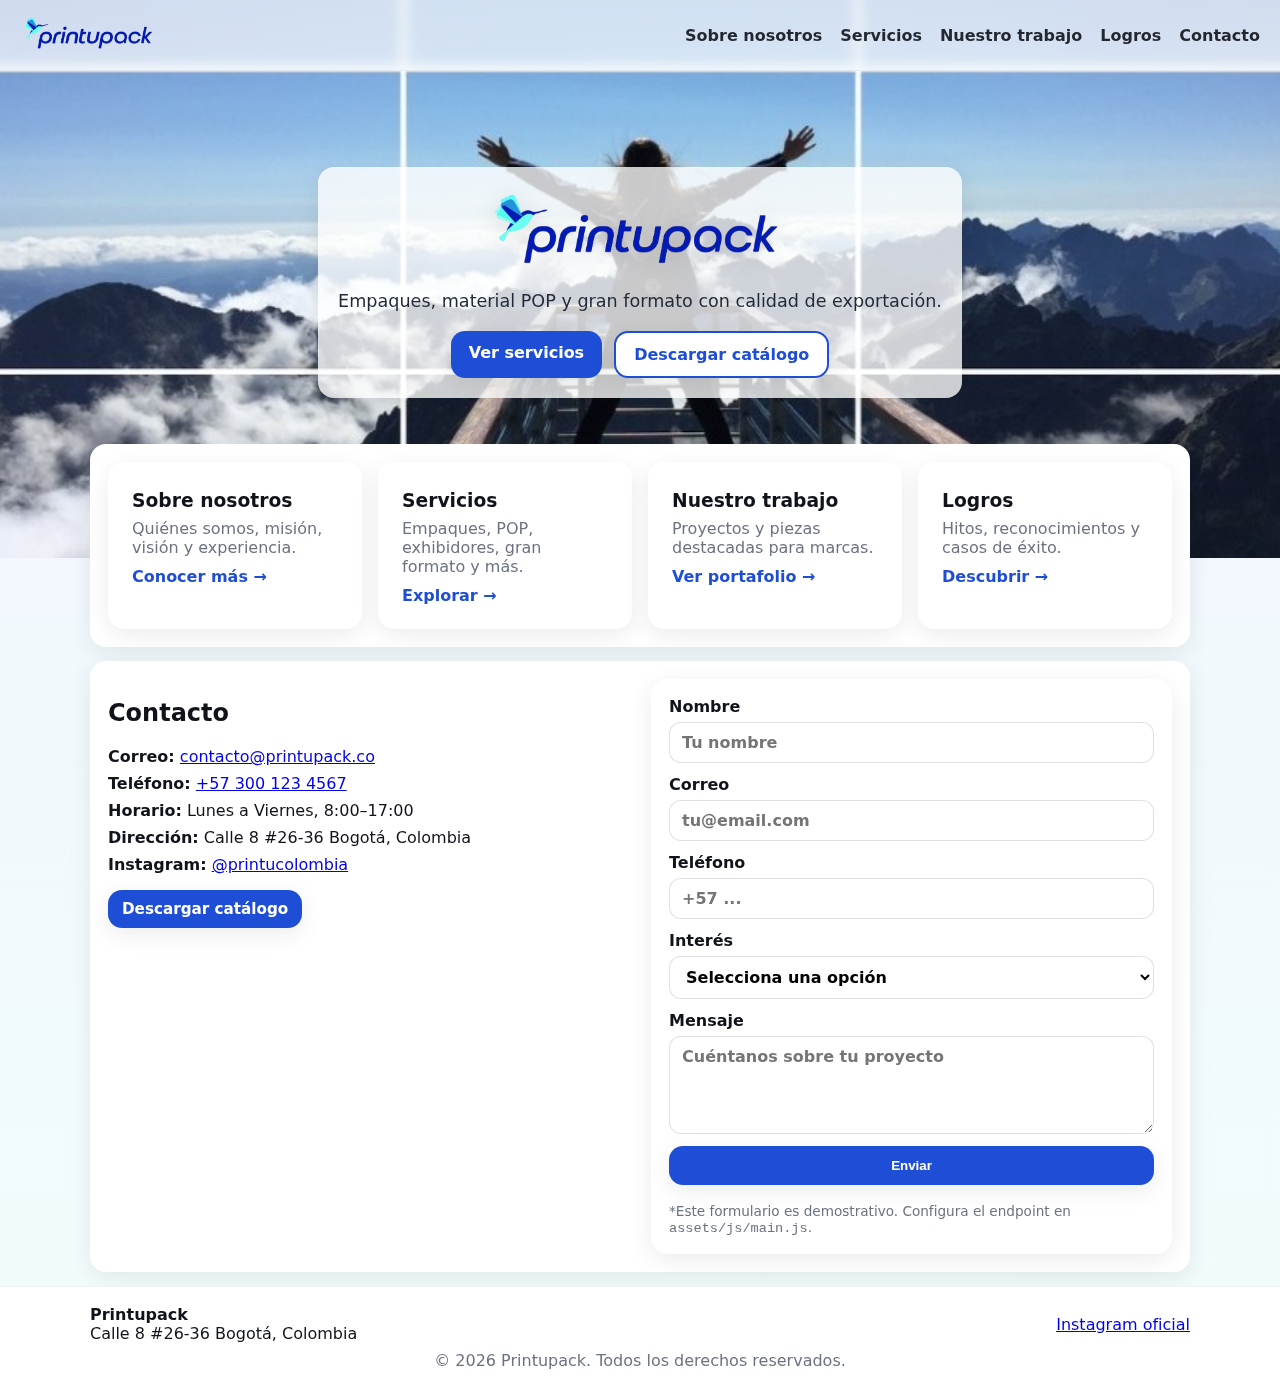
<file: index.html>
<!DOCTYPE html>
<html lang="es">
<head>
  <meta charset="UTF-8" />
  <meta name="viewport" content="width=device-width, initial-scale=1" />
  <title>Printupack — Soluciones de impresión</title>
  <link rel="icon" href="assets/img/Imagen_icon_title.jpg" type="image/png" />
  <link rel="stylesheet" href="assets/css/styles.css" />
  <meta name="description" content="Empaques, POP y gran formato. Calidad, agilidad y diseño para tu marca."/>
</head>
<body data-enable-whatsapp="false">
  <header class="site-header">
    <a class="brand" href="index.html">
      <img src="assets/img/logo.png" alt="Printupack logo" />
    </a>
    <button class="menu-toggle" aria-label="Abrir menú" aria-controls="menu">☰</button>
    <nav id="menu" class="menu" aria-label="Principal">
      <a href="sobre.html">Sobre nosotros</a>
      <a href="servicios.html">Servicios</a>
      <a href="trabajo.html">Nuestro trabajo</a>
      <a href="logros.html">Logros</a>
      <a href="#contacto">Contacto</a>
    </nav>
  </header>
  <main>
    <!-- Hero minimal -->
    <section class="hero">
      <div class="hero-inner">
        <img class="hero-logo" src="assets/img/logo.png" alt="Printupack" />
        <p class="subtitle">Empaques, material POP y gran formato con calidad de exportación.</p>
        <div class="cta-row">
          <a class="btn" href="servicios.html">Ver servicios</a>
          <a class="btn ghost" href="assets/docs/catalogo_printupack.pdf" download>Descargar catálogo</a>
        </div>
      </div>
    </section>

    <!-- 4 cards -->
    <section class="cards">
      <a class="card" href="sobre.html">
        <h3>Sobre nosotros</h3>
        <p>Quiénes somos, misión, visión y experiencia.</p>
        <span class="link">Conocer más →</span>
      </a>
      <a class="card" href="servicios.html">
        <h3>Servicios</h3>
        <p>Empaques, POP, exhibidores, gran formato y más.</p>
        <span class="link">Explorar →</span>
      </a>
      <a class="card" href="trabajo.html">
        <h3>Nuestro trabajo</h3>
        <p>Proyectos y piezas destacadas para marcas.</p>
        <span class="link">Ver portafolio →</span>
      </a>
      <a class="card" href="logros.html">
        <h3>Logros</h3>
        <p>Hitos, reconocimientos y casos de éxito.</p>
        <span class="link">Descubrir →</span>
      </a>
    </section>

    <!-- Contacto V5 -->
    <section id="contacto" class="contacto">
      <div class="contact-grid">
        <div class="contact-info">
          <h2>Contacto</h2>
          <ul class="list">
            <li><strong>Correo:</strong> <a href="mailto:contacto@printupack.co">contacto@printupack.co</a></li>
            <li><strong>Teléfono:</strong> <a href="tel:+573001234567">+57 300 123 4567</a></li>
            <li><strong>Horario:</strong> Lunes a Viernes, 8:00–17:00</li>
            <li><strong>Dirección:</strong> Calle 8 #26-36 Bogotá, Colombia</li>
            <li><strong>Instagram:</strong> <a href="https://www.instagram.com/printucolombia?igsh=ZTR0ZmlzNHpkMjR1" target="_blank" rel="noopener">@printucolombia</a></li>
          </ul>
          <a class="btn small" href="assets/docs/catalogo_printupack.pdf" download>Descargar catálogo</a>
        </div>

        <form class="contact-form" action="#" method="post" onsubmit="return false;">
          <label>Nombre
            <input type="text" name="nombre" placeholder="Tu nombre" required>
          </label>
          <label>Correo
            <input type="email" name="email" placeholder="tu@email.com" required>
          </label>
          <label>Teléfono
            <input type="tel" name="telefono" placeholder="+57 ..." required>
          </label>
          <label>Interés
            <select name="interes" required>
              <option value="" selected disabled>Selecciona una opción</option>
              <option>Empaques</option>
              <option>Material POP</option>
              <option>Gran formato</option>
              <option>Exhibidores</option>
              <option>Diseño & prototipado</option>
              <option>Otro</option>
            </select>
          </label>
          <label>Mensaje
            <textarea name="mensaje" rows="4" placeholder="Cuéntanos sobre tu proyecto"></textarea>
          </label>
          <button class="btn" type="submit">Enviar</button>
          <p class="form-note">*Este formulario es demostrativo. Configura el endpoint en <code>assets/js/main.js</code>.</p>
        </form>
      </div>
    </section>
  </main>
  <footer class="site-footer">
    <div class="footer-grid">
      <div>
        <strong>Printupack</strong><br/>
        Calle 8 #26-36 Bogotá, Colombia
      </div>
      <div>
        <a href="https://www.instagram.com/printucolombia?igsh=ZTR0ZmlzNHpkMjR1" target="_blank" rel="noopener">Instagram oficial</a>
      </div>
    </div>
    <p class="copy">© <span id="year"></span> Printupack. Todos los derechos reservados.</p>
  </footer>

  <!-- WhatsApp flotante (opcional) -->
  <a id="wa-float" class="wa-float" href="https://wa.me/573001234567" target="_blank" rel="noopener" aria-label="WhatsApp">WhatsApp</a>

  <script src="assets/js/main.js"></script>
</body>
</html>
</file>
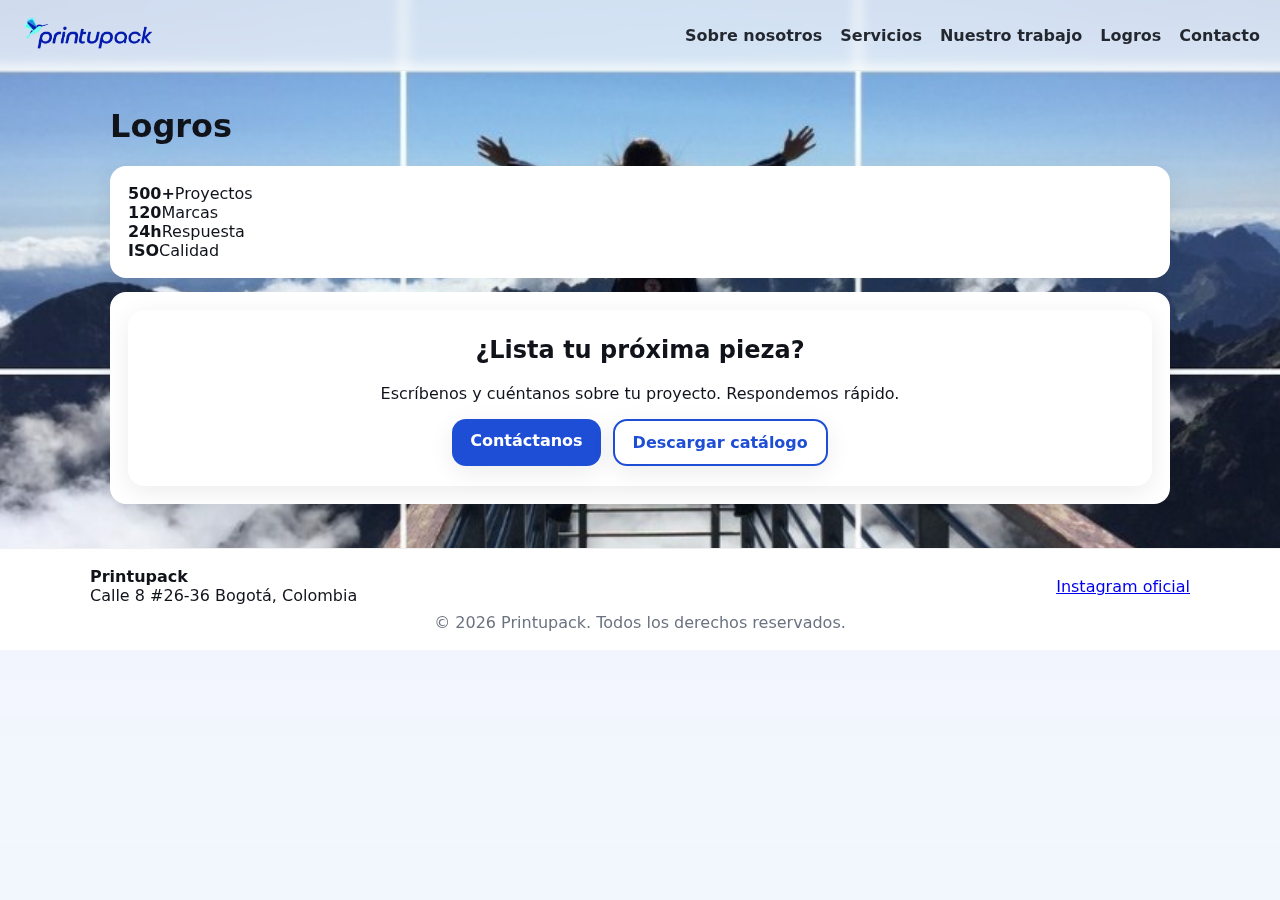
<file: logros.html>
<!DOCTYPE html>
<html lang="es">
<head>
  <meta charset="UTF-8" />
  <meta name="viewport" content="width=device-width, initial-scale=1" />
  <title>Logros — Printupack</title>
  <link rel="icon" href="assets/img/logo.png" type="image/png" />
  <link rel="stylesheet" href="assets/css/styles.css" />
</head>
<body>
  <!-- Header global -->
  <header class="site-header">
    <a class="brand" href="index.html" aria-label="Inicio Printupack">
      <img src="assets/img/logo.png" alt="Printupack logo" />
    </a>
    <button class="menu-toggle" aria-label="Abrir menú" aria-controls="menu">☰</button>
    <nav id="menu" class="menu" aria-label="Principal">
      <a href="sobre.html">Sobre nosotros</a>
      <a href="servicios.html">Servicios</a>
      <a href="trabajo.html">Nuestro trabajo</a>
      <a href="logros.html" aria-current="page">Logros</a>
      <a href="index.html#contacto">Contacto</a>
    </nav>
  </header>

  <!-- Contenido de la página -->
  <main class="page">
    <h1>Logros</h1>

    <section class="stats">
      <div class="stat"><strong>500+</strong><span>Proyectos</span></div>
      <div class="stat"><strong>120</strong><span>Marcas</span></div>
      <div class="stat"><strong>24h</strong><span>Respuesta</span></div>
      <div class="stat"><strong>ISO</strong><span>Calidad</span></div>
    </section>

    <!-- CTA de contacto reutilizable -->
    <section class="contact-cta">
      <div class="contact-cta__box">
        <h2>¿Lista tu próxima pieza?</h2>
        <p>Escríbenos y cuéntanos sobre tu proyecto. Respondemos rápido.</p>
        <div class="cta-row">
          <a class="btn" href="index.html#contacto">Contáctanos</a>
          <a class="btn ghost" href="assets/docs/catalogo_printupack.pdf" download>Descargar catálogo</a>
        </div>
      </div>
    </section>
  </main>

  <!-- Footer global -->
  <footer class="site-footer">
    <div class="footer-grid">
      <div>
        <strong>Printupack</strong><br />
        Calle 8 #26-36 Bogotá, Colombia
      </div>
      <div>
        <a href="https://www.instagram.com/printucolombia?igsh=ZTR0ZmlzNHpkMjR1" target="_blank" rel="noopener">Instagram oficial</a>
      </div>
    </div>
    <p class="copy">© <span id="year"></span> Printupack. Todos los derechos reservados.</p>
  </footer>

  <script src="assets/js/main.js"></script>
</body>
</html>
</file>
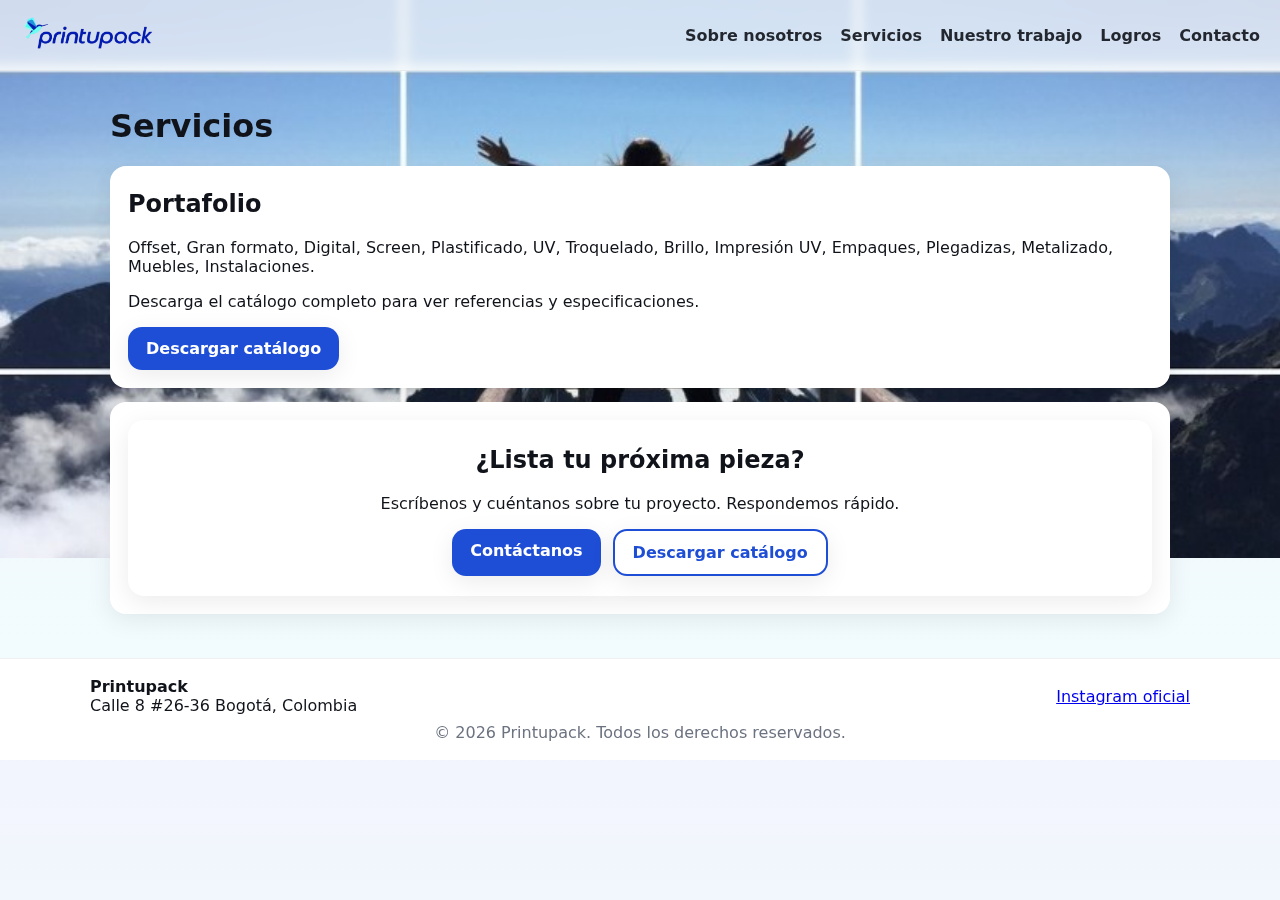
<file: servicios.html>
<!DOCTYPE html>
<html lang="es">
<head>
  <meta charset="UTF-8" />
  <meta name="viewport" content="width=device-width, initial-scale=1" />
  <title>Servicios — Printupack</title>
  <link rel="icon" href="assets/img/logo.png" type="image/png" />
  <link rel="stylesheet" href="assets/css/styles.css" />
</head>
<body>
  <!-- Header global -->
  <header class="site-header">
    <a class="brand" href="index.html" aria-label="Inicio Printupack">
      <img src="assets/img/logo.png" alt="Printupack logo" />
    </a>
    <button class="menu-toggle" aria-label="Abrir menú" aria-controls="menu">☰</button>
    <nav id="menu" class="menu" aria-label="Principal">
      <a href="sobre.html">Sobre nosotros</a>
      <a href="servicios.html" aria-current="page">Servicios</a>
      <a href="trabajo.html">Nuestro trabajo</a>
      <a href="logros.html">Logros</a>
      <a href="index.html#contacto">Contacto</a>
    </nav>
  </header>

  <!-- Contenido de la página -->
  <main class="page">
    <h1>Servicios</h1>

    <!-- Portafolio / tags -->
    <section>
      <h2>Portafolio</h2>
      <div class="service-tags">
        <span>Offset</span>, <span>Gran formato</span>, <span>Digital</span>, <span>Screen</span>, <span>Plastificado</span>, <span>UV</span>,
        <span>Troquelado</span>, <span>Brillo</span>, <span>Impresión UV</span>, <span>Empaques</span>, <span>Plegadizas</span>, <span>Metalizado</span>,
        <span>Muebles</span>, <span>Instalaciones</span>.
      </div>
      <p>Descarga el catálogo completo para ver referencias y especificaciones.</p>
      <a class="btn" href="assets/docs/catalogo_printupack.pdf" download>Descargar catálogo</a>
    </section>

    <!-- CTA de contacto reutilizable -->
    <section class="contact-cta">
      <div class="contact-cta__box">
        <h2>¿Lista tu próxima pieza?</h2>
        <p>Escríbenos y cuéntanos sobre tu proyecto. Respondemos rápido.</p>
        <div class="cta-row">
          <a class="btn" href="index.html#contacto">Contáctanos</a>
          <a class="btn ghost" href="assets/docs/catalogo_printupack.pdf" download>Descargar catálogo</a>
        </div>
      </div>
    </section>
  </main>

  <!-- Footer global -->
  <footer class="site-footer">
    <div class="footer-grid">
      <div>
        <strong>Printupack</strong><br />
        Calle 8 #26-36 Bogotá, Colombia
      </div>
      <div>
        <a href="https://www.instagram.com/printucolombia?igsh=ZTR0ZmlzNHpkMjR1" target="_blank" rel="noopener">Instagram oficial</a>
      </div>
    </div>
    <p class="copy">© <span id="year"></span> Printupack. Todos los derechos reservados.</p>
  </footer>

  <script src="assets/js/main.js"></script>
</body>
</html>
</file>
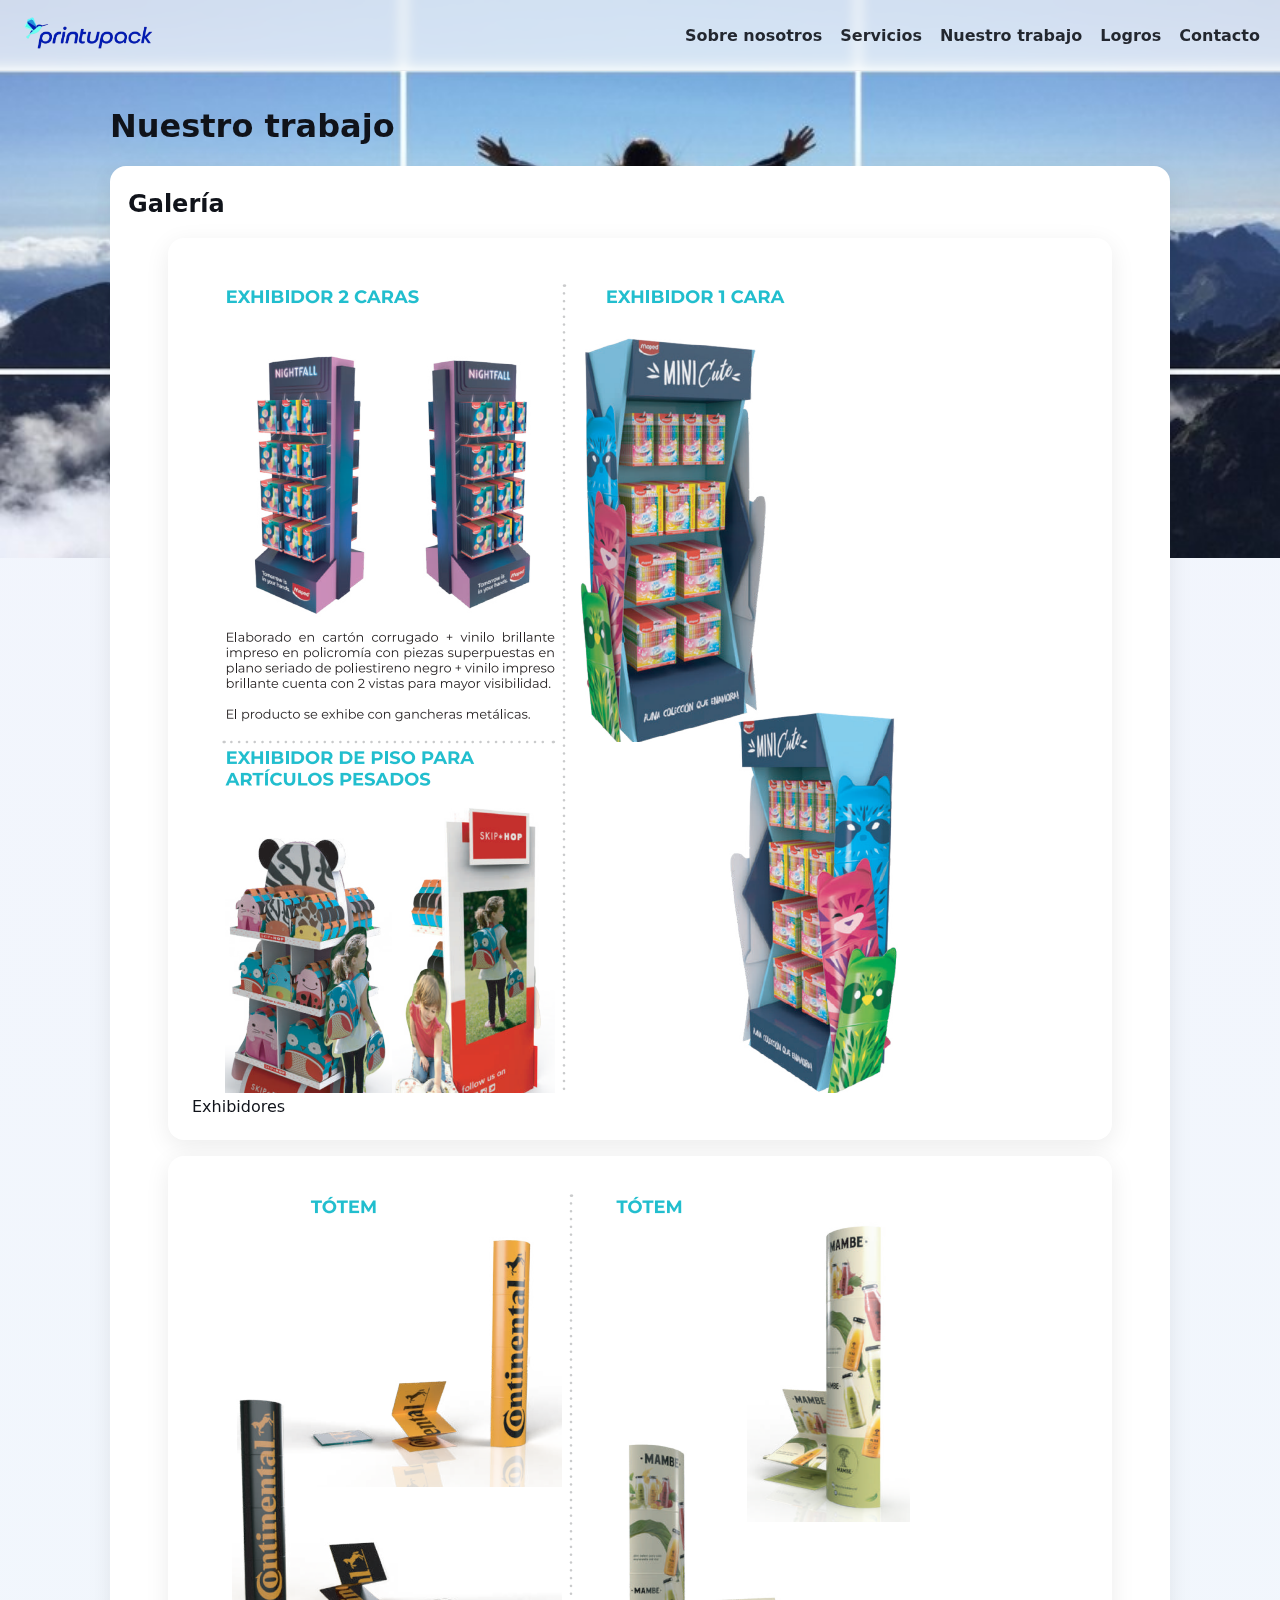
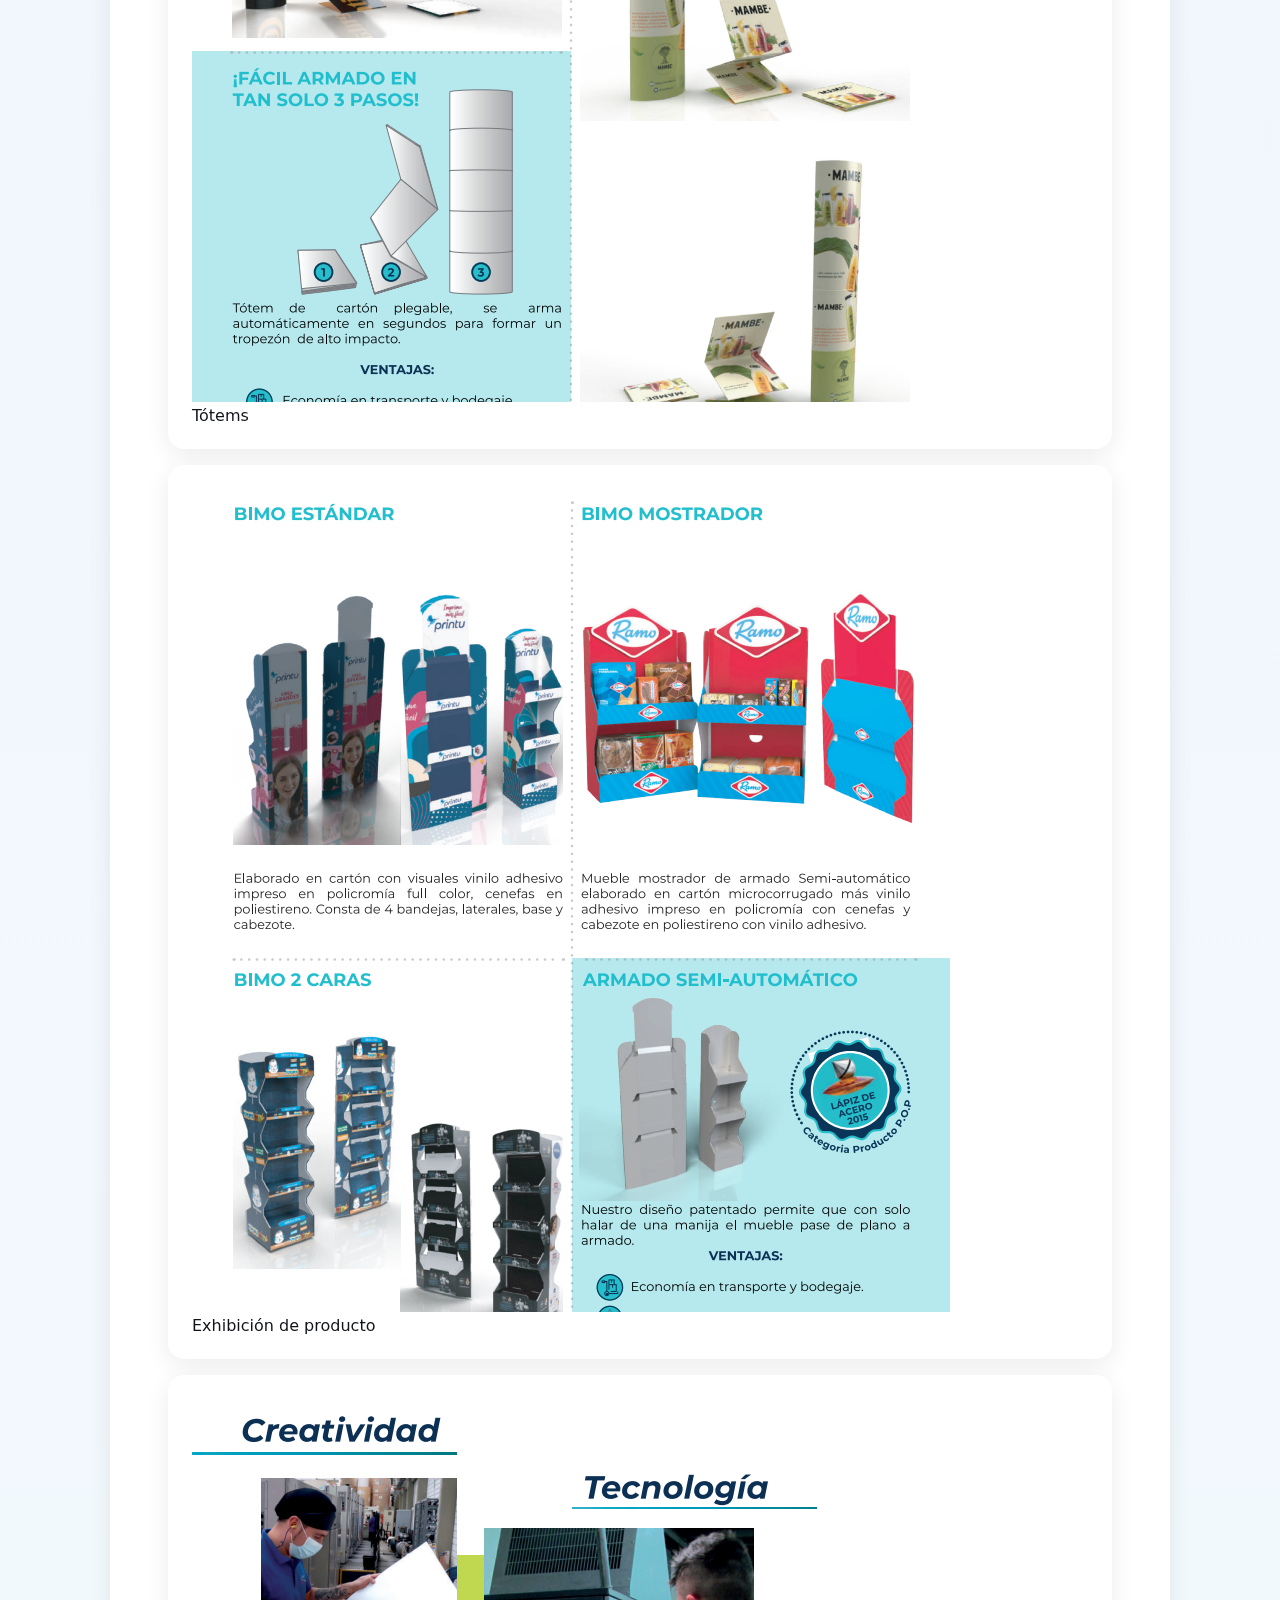
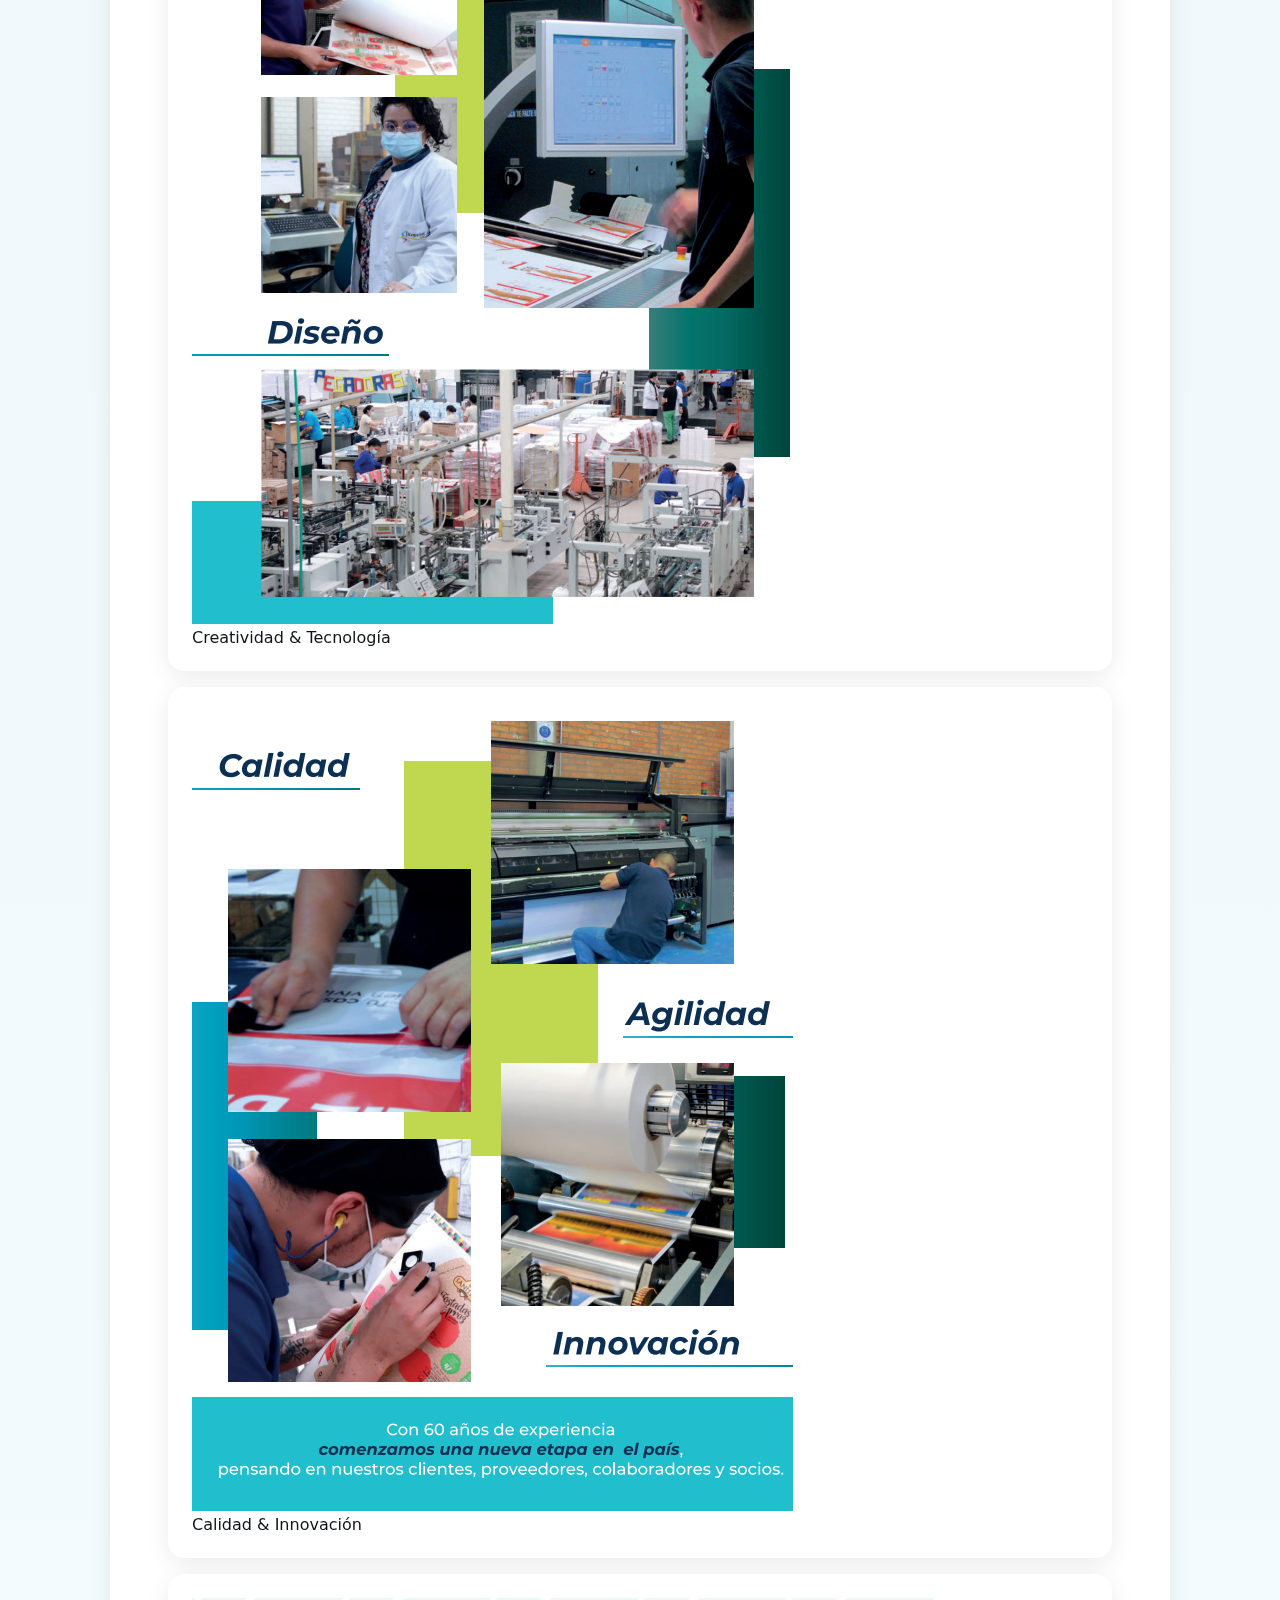
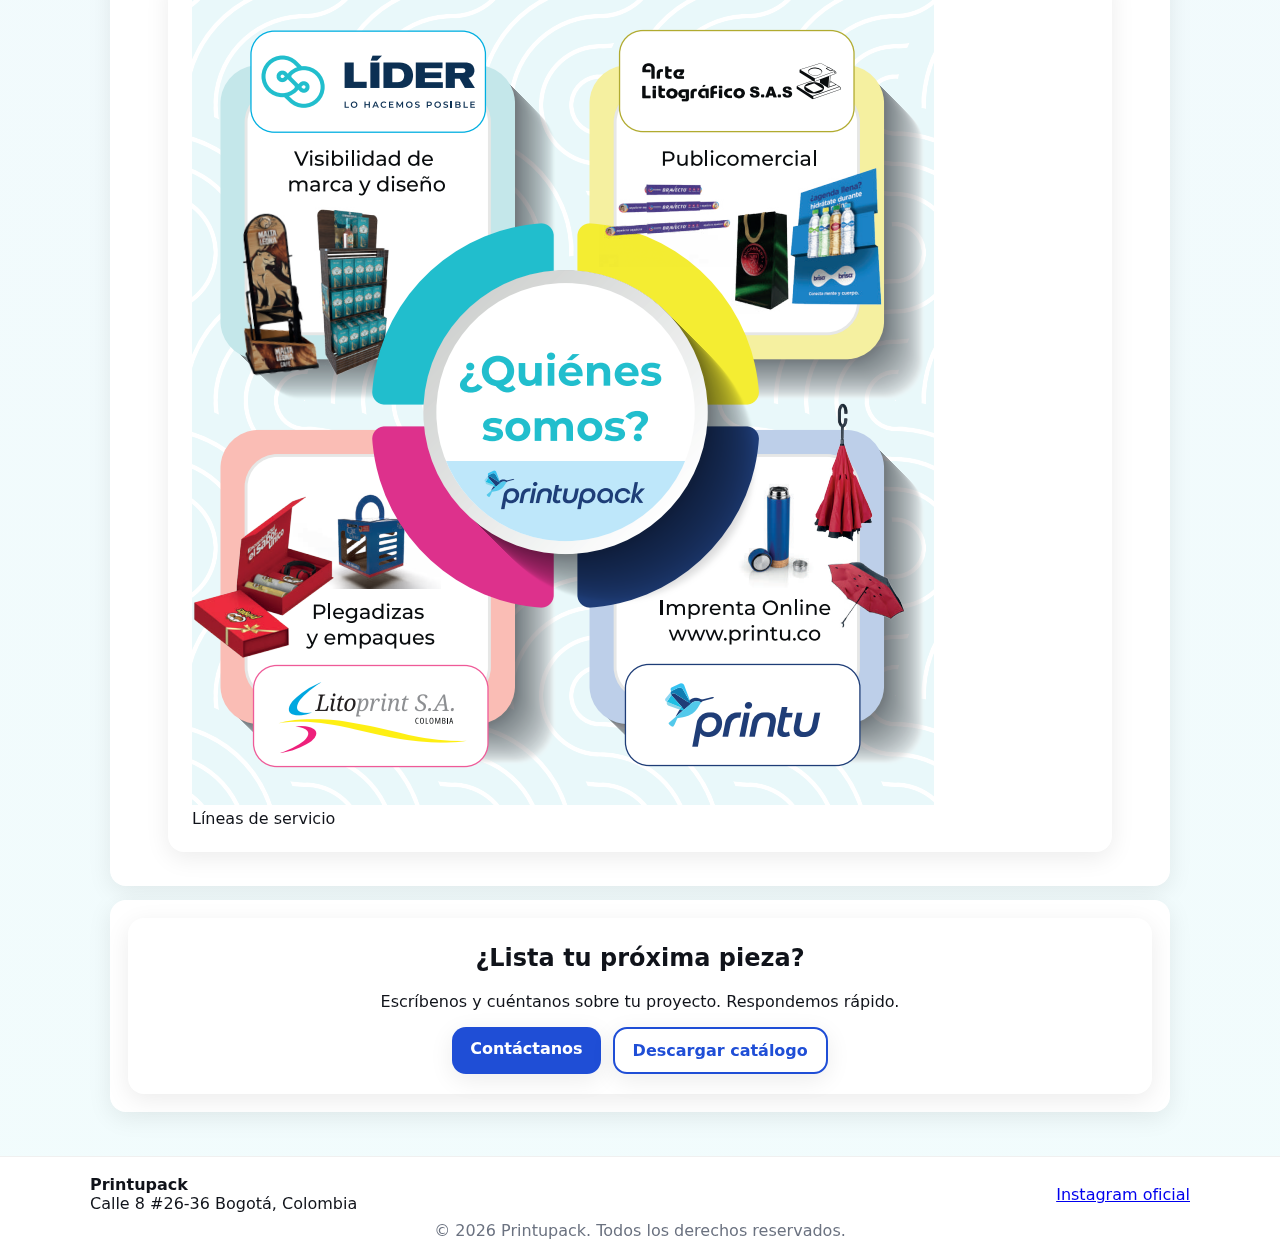
<file: trabajo.html>
<!DOCTYPE html>
<html lang="es">
<head>
  <meta charset="UTF-8" />
  <meta name="viewport" content="width=device-width, initial-scale=1" />
  <title>Nuestro trabajo — Printupack</title>
  <link rel="icon" href="assets/img/logo.png" type="image/png" />
  <link rel="stylesheet" href="assets/css/styles.css" />
</head>
<body>
  <!-- Header global -->
  <header class="site-header">
    <a class="brand" href="index.html" aria-label="Inicio Printupack">
      <img src="assets/img/logo.png" alt="Printupack logo" />
    </a>
    <button class="menu-toggle" aria-label="Abrir menú" aria-controls="menu">☰</button>
    <nav id="menu" class="menu" aria-label="Principal">
      <a href="sobre.html">Sobre nosotros</a>
      <a href="servicios.html">Servicios</a>
      <a href="trabajo.html" aria-current="page">Nuestro trabajo</a>
      <a href="logros.html">Logros</a>
      <a href="index.html#contacto">Contacto</a>
    </nav>
  </header>

  <!-- Contenido de la página -->
  <main class="page">
    <h1>Nuestro trabajo</h1>

    <section>
      <h2>Galería</h2>
      <div class="grid three gallery">
        <figure class="card">
          <img src="assets/img/catalogo/exhibidores.png" alt="Exhibidores">
          <figcaption>Exhibidores</figcaption>
        </figure>
        <figure class="card">
          <img src="assets/img/catalogo/totem.png" alt="Tótems">
          <figcaption>Tótems</figcaption>
        </figure>
        <figure class="card">
          <img src="assets/img/catalogo/exhibicion.png" alt="Exhibición de producto">
          <figcaption>Exhibición de producto</figcaption>
        </figure>
        <figure class="card">
          <img src="assets/img/catalogo/creatividad.png" alt="Creatividad y Tecnología">
          <figcaption>Creatividad &amp; Tecnología</figcaption>
        </figure>
        <figure class="card">
          <img src="assets/img/catalogo/calidad.png" alt="Calidad e Innovación">
          <figcaption>Calidad &amp; Innovación</figcaption>
        </figure>
        <figure class="card">
          <img src="assets/img/catalogo/contenido.png" alt="Líneas de servicio">
          <figcaption>Líneas de servicio</figcaption>
        </figure>
      </div>
    </section>

    <!-- CTA de contacto reutilizable -->
    <section class="contact-cta">
      <div class="contact-cta__box">
        <h2>¿Lista tu próxima pieza?</h2>
        <p>Escríbenos y cuéntanos sobre tu proyecto. Respondemos rápido.</p>
        <div class="cta-row">
          <a class="btn" href="index.html#contacto">Contáctanos</a>
          <a class="btn ghost" href="assets/docs/catalogo_printupack.pdf" download>Descargar catálogo</a>
        </div>
      </div>
    </section>
  </main>

  <!-- Footer global -->
  <footer class="site-footer">
    <div class="footer-grid">
      <div>
        <strong>Printupack</strong><br />
        Calle 8 #26-36 Bogotá, Colombia
      </div>
      <div>
        <a href="https://www.instagram.com/printucolombia?igsh=ZTR0ZmlzNHpkMjR1" target="_blank" rel="noopener">Instagram oficial</a>
      </div>
    </div>
    <p class="copy">© <span id="year"></span> Printupack. Todos los derechos reservados.</p>
  </footer>

  <script src="assets/js/main.js"></script>
</body>
</html>
</file>
<file: assets/css/styles.css>
:root{
  --brand:#1f4ed6;
  --brand-2:#53d8e1;
  --ink:#10131a;
  --muted:#6b7280;
  --bg:#f7fbff;
  --paper:#ffffff;
  --radius:16px;
  --shadow:0 6px 24px rgba(0,0,0,.08);
  --grad: linear-gradient(180deg, rgba(31,78,214,.06), rgba(83,216,225,.08));
}

*{box-sizing:border-box}
html,body{margin:0;padding:0}
body{
  font-family: system-ui, -apple-system, Segoe UI, Roboto, Ubuntu, Cantarell, Noto Sans, Arial, "Apple Color Emoji","Segoe UI Emoji";
  color:var(--ink);
  background: linear-gradient(180deg, #eef5ff, #f9fdff), var(--bg);
  background: var(--grad);
}

/* Header */
.site-header{
  position:sticky; top:0; z-index:10;
  display:flex; align-items:center; gap:16px;
  padding:14px 20px; background:rgba(255,255,255,.7); backdrop-filter: blur(6px);
  border-bottom:1px solid rgba(0,0,0,.05);
}
.brand img{height:38px}
.menu{margin-left:auto; display:flex; gap:18px}
.menu a{color:var(--ink); text-decoration:none; font-weight:600; opacity:.9}
.menu a:hover{color:var(--brand)}
.menu-toggle{display:none; margin-left:auto; font-size:22px; background:#fff; border:1px solid rgba(0,0,0,.1); padding:6px 10px; border-radius:12px}

/* Hero */
.hero{padding:72px 20px 32px; text-align:center}
.hero-logo{height:84px; filter: drop-shadow(0 3px 12px rgba(0,0,0,.12))}
.subtitle{margin:16px auto 20px; max-width:720px; color:#1f2937; font-size:1.1rem}
.cta-row{display:flex; justify-content:center; gap:12px; flex-wrap:wrap}

/* Buttons */
.btn{background:var(--brand); color:#fff; border:none; padding:12px 18px; border-radius:14px; text-decoration:none; display:inline-block; font-weight:700; box-shadow: var(--shadow)}
.btn:hover{transform: translateY(-1px)}
.btn.ghost{background:#fff; color:var(--brand); border:2px solid var(--brand)}
.btn.small{padding:10px 14px; font-size:.95rem}

/* Cards */
.cards{
  padding:18px 20px 28px; 
  /* max-width:1100px;  */
  margin:0 auto; 
  display:grid; 
  gap:16px; 
  grid-template-columns: repeat(4,1fr)
}
.card{
  /* min-height: 24xp; */
  background:var(--paper); 
  padding:24px;
  border-radius: var(--radius); 
  box-shadow: var(--shadow); 
  text-decoration:none; 
  color:inherit; 
  transition: all .2s ease}
.card:hover{transform: translateY(-4px) scale(1.03); box-shadow: 0 12px 32px rgba(0,0,0,.14)}
.card h3{margin:4px 0 8px}
.card p{margin:0 0 10px; color:var(--muted)}
.card .link{font-weight:700; color:var(--brand)}

/* Contact */
.contacto{padding:10px 20px 54px}
.contact-grid{max-width:1100px; margin:0 auto; display:grid; grid-template-columns: 1fr 1fr; gap:22px}
.contact-info .list{list-style:none; padding:0; margin:0 0 16px}
.contact-info .list li{margin:8px 0}
.contact-form{background:var(--paper); padding:18px; border-radius: var(--radius); box-shadow: var(--shadow); display:grid; gap:12px}
.contact-form label{display:grid; gap:6px; font-weight:600}
.contact-form input, .contact-form select, .contact-form textarea{
  padding:10px 12px; border-radius:12px; border:1px solid rgba(0,0,0,.12); font:inherit; background:#fff
}
.form-note{font-size:.85rem; color:var(--muted); margin:6px 0 0}

/* Footer */
.site-footer{border-top:1px solid rgba(0,0,0,.06); padding:18px 20px; background:#fff}
.footer-grid{max-width:1100px; margin:0 auto; display:flex; gap:12px; justify-content:space-between; align-items:center; flex-wrap:wrap}
.copy{text-align:center; color:var(--muted); margin:8px 0 0}

/* Floating WhatsApp (hidden by default) */
.wa-float{
  position: fixed; right:18px; bottom:18px; background:#25D366; color:#fff; text-decoration:none;
  padding:12px 14px; border-radius: 999px; box-shadow: var(--shadow); display:none; font-weight:800
}

/* Pages */
.page{padding:30px 20px; max-width:1100px; margin:0 auto; background:transparent}
.page h1, .page h2{margin-top:6px}

/* Responsive */
@media (max-width: 900px){
  .cards{grid-template-columns: repeat(2,1fr)}
  .contact-grid{grid-template-columns: 1fr}
  .menu{display:none}
  .menu-toggle{display:block}
}
@media (max-width: 520px){
  .cards{grid-template-columns: 1fr}
}


/* About page */
.about-hero{padding:22px 0 8px}
.about-hero .lead{max-width:820px; color:var(--muted)}
.about-grid{display:grid; grid-template-columns: repeat(3,1fr); gap:16px; margin:14px 0 20px}
.about-card{background:#fff; padding:18px; border-radius: var(--radius); box-shadow: var(--shadow)}
.about-logos{margin:18px 0 10px}
.logo-row{display:grid; grid-template-columns: repeat(4,1fr); gap:14px}
.logo-ph{background:#f1f5f9; border:1px dashed #cbd5e1; border-radius:14px; height:64px; display:flex; align-items:center; justify-content:center; font-weight:700; color:#64748b}

@media (max-width: 900px){
  .about-grid{grid-template-columns: 1fr}
  .logo-row{grid-template-columns: repeat(2,1fr)}
}


/* Contact CTA (internal pages) */
.contact-cta{padding:24px 20px 30px}
.contact-cta__box{max-width:1100px; margin:0 auto; background:#fff; border-radius:var(--radius); box-shadow:var(--shadow); padding:20px; text-align:center}

/* Small toolbar on Servicios */
.toolbar{max-width:1100px; margin:10px auto 0; padding:0 0 6px}
.toolbar .btn.small{float:right}

/* Capa de imagen “detrás” del hero */
.bg-hero{display:none !important;}

/* El hero no tiene fondo: se ve la bg-hero detrás */
.hero{
  background: transparent;
  padding-top: 96px;        /* ajusta según te guste */
  padding-bottom: 32px;
}

/* Asegura que lo demás TAPE la imagen al bajar */
main > section:not(.hero){
  background: #ffffff;      /* o tu “paper” si prefieres */
  border-radius: 16px;
  box-shadow: var(--shadow);
  margin: 14px auto;
  max-width: 1100px;
  padding: 18px;
}

/* Quita margen lateral del hero para que “flote” */
.hero .hero-inner{
  background: rgba(255,255,255,.78);
  border-radius: 16px;
  box-shadow: var(--shadow);
  padding: 20px;
  display: inline-block;
}

/* Mobile: desactiva lujo si quieres */
@media (max-width: 900px){
  .bg-hero{display:none !important;}
  main > section:not(.hero){ border-radius: 12px; }
}


/* --- HERO parallax-like background (single image) --- */
.hero{ position: relative; background: transparent !important; }
body::before{
  content:"";
  position: fixed;
  top:0; left:0; right:0;
  height: 62vh; /* altura visible del banner */
  background: url("../img/hero-top.jpg") center/cover no-repeat;
  z-index: -1; pointer-events: none;
  transform: translateZ(0);
}
@media (max-width: 900px){
  .hero::before{ height: 46vh; }
}
</file>
